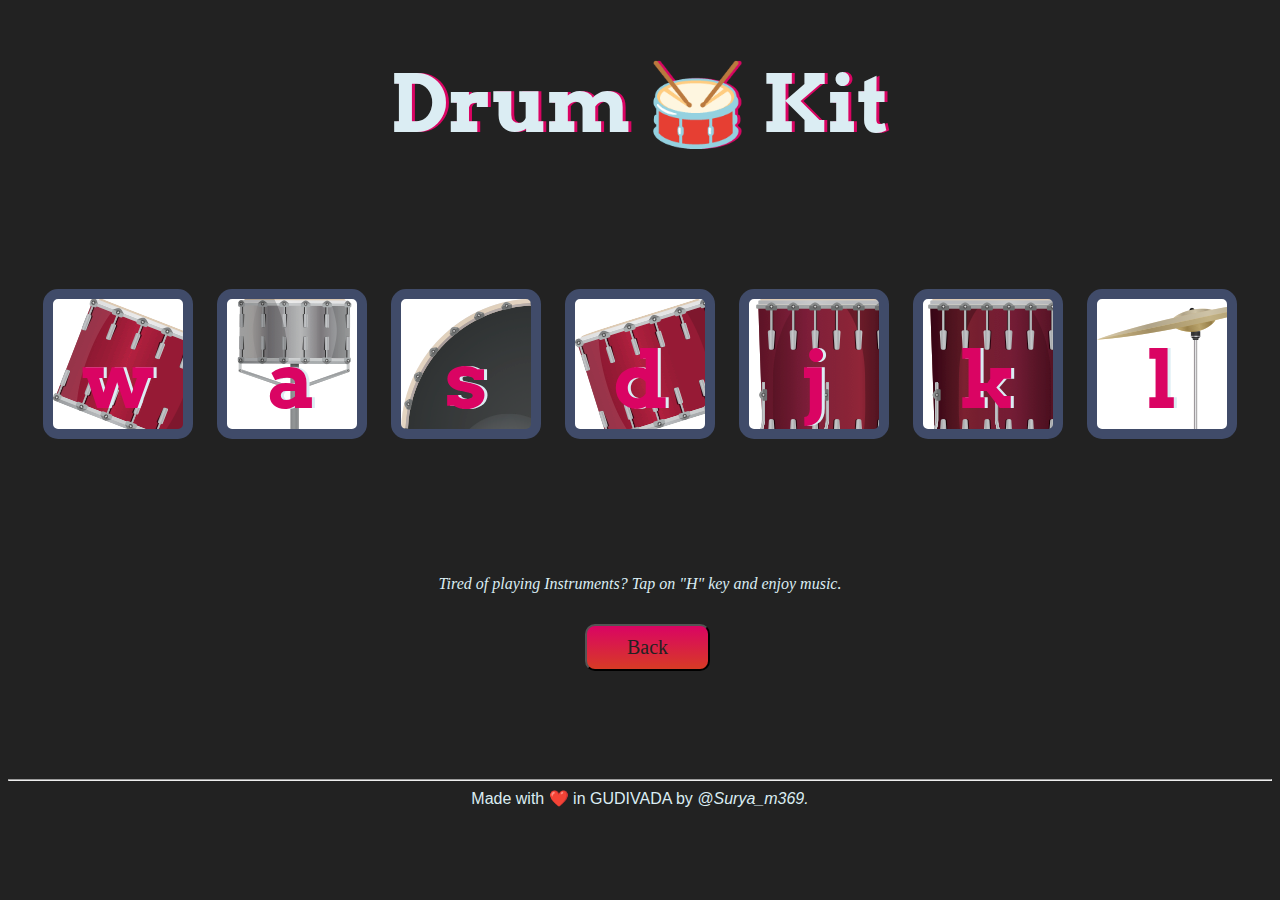
<file: instruments.html>
<!DOCTYPE html>
<html lang="en" dir="ltr">

<head>
  <meta charset="utf-8">
  <title>Drum Kit</title>
  <link rel="stylesheet" href="styles.css">
  <link href="https://fonts.googleapis.com/css?family=Arvo" rel="stylesheet">
</head>

<body class="body">

  <h1 id="title">Drum 🥁 Kit</h1>
  <div class="set">
    <button class="w drum">w</button>
    <button class="a drum">a</button>
    <button class="s drum">s</button>
    <button class="d drum">d</button>
    <button class="j drum">j</button>
    <button class="k drum">k</button>
    <button class="l drum">l</button>
  </div>
  <em><p class="suggest">Tired of playing Instruments? Tap on "H" key and enjoy music.</p></em>
  <a href="index.html"><button type="button" class="btn">Back</button></a>

  <script src="index.js"></script>
  <hr>
  <footer>
    Made with ❤️ in GUDIVADA by <em>@Surya_m369.</em>
  </footer>
</body>

</html>
</file>
<file: styles.css>
body {
  text-align: center;
  background: #222;
}

h1 {
  font-size: 5rem;
  color: #DBEDF3;
  font-family: "Arvo", cursive;
  text-shadow: 3px 0 #DA0463;

}
.btn {
  background: #DA0463;
  background-image: -webkit-linear-gradient(top, #DA0463, #D73B25);
  background-image: -moz-linear-gradient(top, #DA0463, #D73B25);
  background-image: -ms-linear-gradient(top, #DA0463, #D73B25);
  background-image: -o-linear-gradient(top, #DA0463, #D73B25);
  background-image: linear-gradient(to bottom, #DA0463, #D73B25);
  -webkit-border-radius: 10;
  -moz-border-radius: 10;
  border-radius: 10px;
  font-family: montserrat;
  color: #222;
  font-size: 20px;
  padding: 10px 40px 10px 40px;
  text-decoration: none;
  margin-top: 15px;
  margin-left: 15px;
  margin-bottom: 100px;
}

.btn:hover {
  background: #DAB046;
  background-image: -webkit-linear-gradient(top, #DAB046, #961A39);
  background-image: -moz-linear-gradient(top, #DAB046, #961A39);
  background-image: -ms-linear-gradient(top, #DAB046, #961A39);
  background-image: -o-linear-gradient(top, #DAB046, #961A39);
  background-image: linear-gradient(to bottom, #DAB046, #961A39);
  text-decoration: none;
}
footer {
  color: #DBEDF3;
  font-family: sans-serif;
}

.w {
  background-image: url("tom1.png");
}
.a {
  background-image: url("snare.png");
}
.s {
  background-image: url("kick.png");
}

.d {
  background-image: url("tom2.png");
}

.j {
  background-image: url("tom3.png");
}

.k {
  background-image: url("tom4.png");
}

.l {
  background-image: url("crash.png");
}

.set {
  margin: 10% auto;
}
.suggest{
  color: #DBEDF3;
}

.game-over {
  background-color: red;
  opacity: 0.8;
}

.pressed {
  box-shadow: 0 3px 4px 0 #DBEDF3;
  opacity: 0.5;
}

.red {
  color: red;
}

.drum {
  outline: none;
  border: 10px solid #404B69;
  font-size: 5rem;
  font-family: 'Arvo', cursive;
  line-height: 2;
  font-weight: 900;
  color: #DA0463;
  text-shadow: 3px 0 #DBEDF3;
  border-radius: 15px;
  display: inline-block;
  width: 150px;
  height: 150px;
  text-align: center;
  margin: 10px;
  background-color: white;
}
</file>
